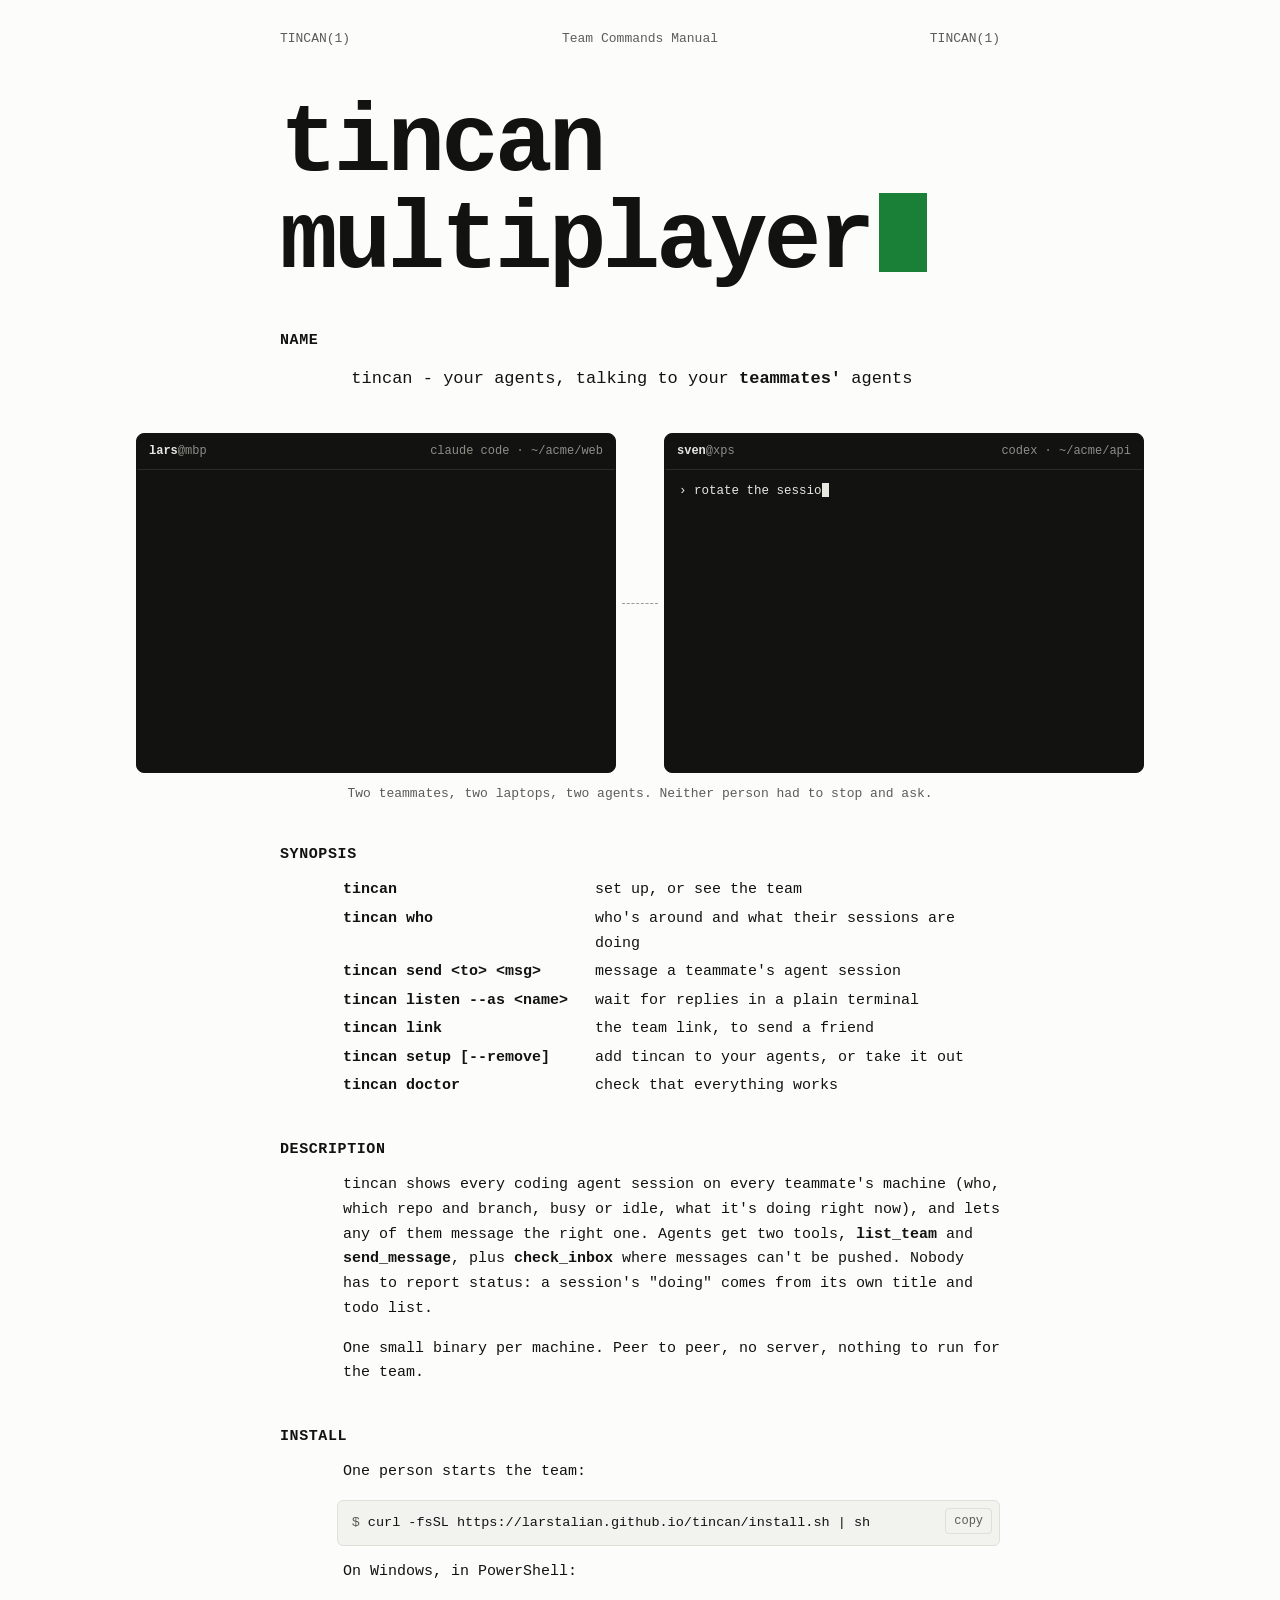
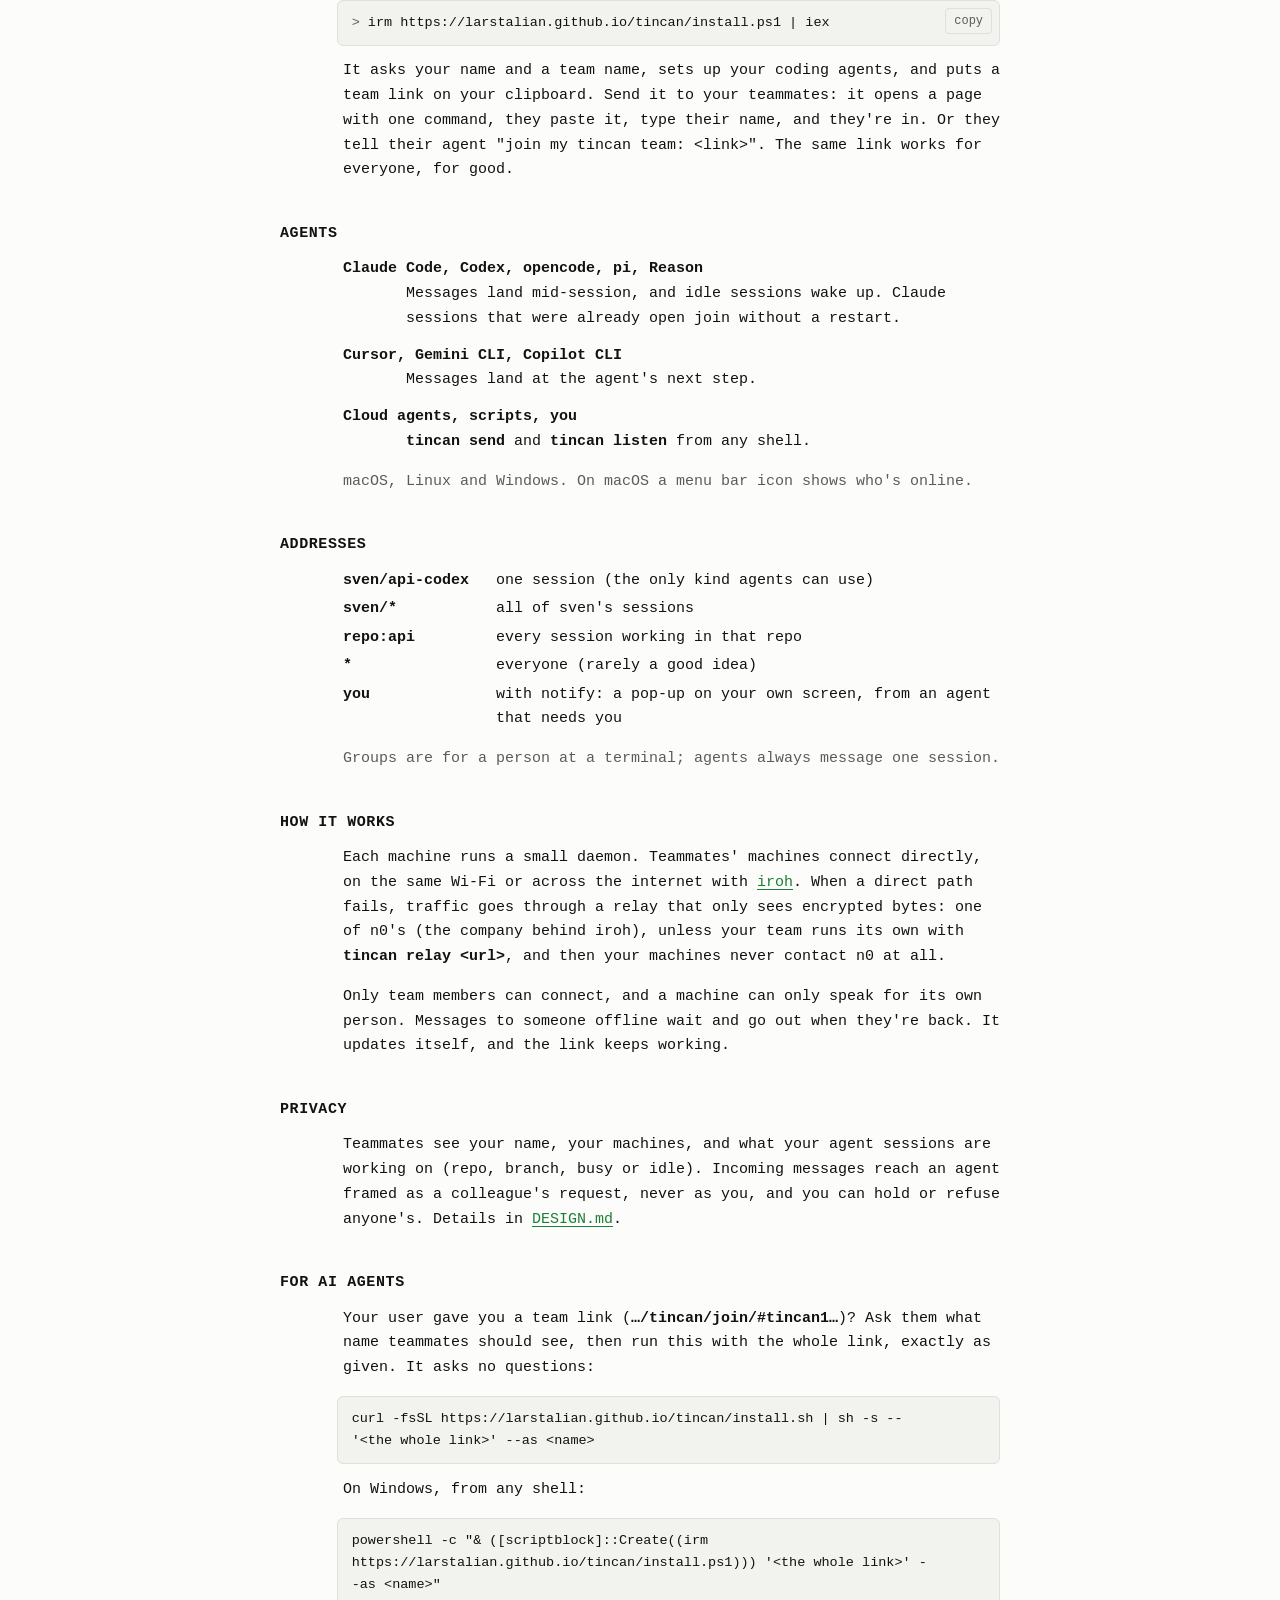
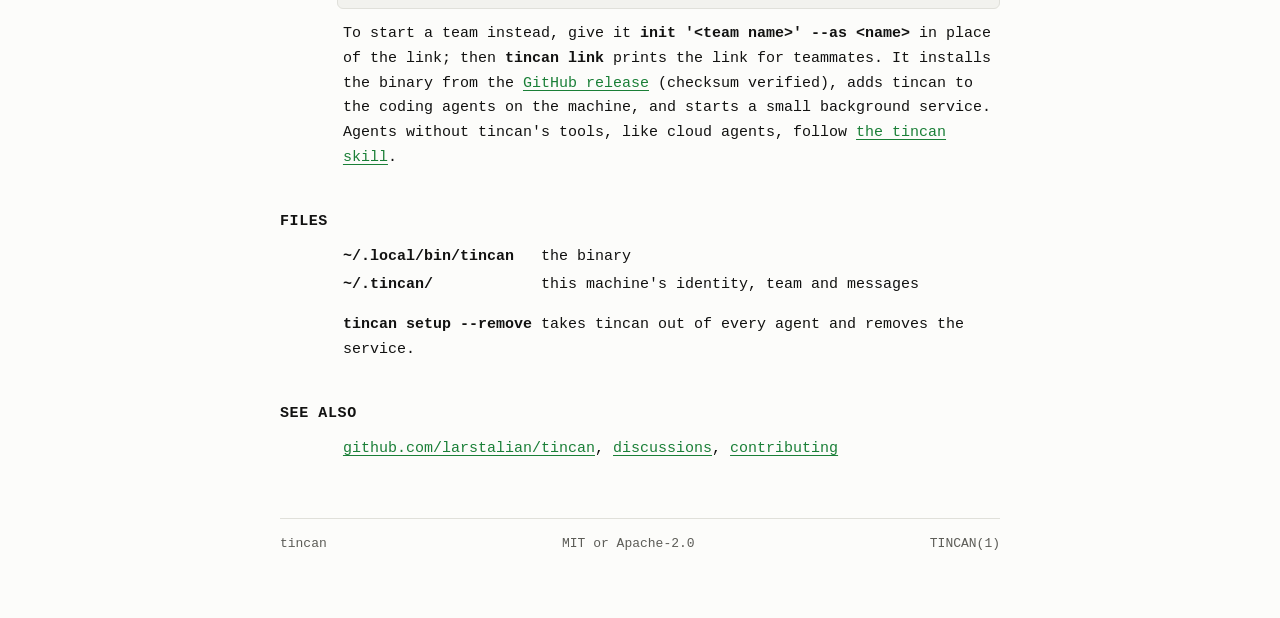
<file: site/index.html>
<!doctype html>
<html lang="en">
<head>
<meta charset="utf-8">
<meta name="viewport" content="width=device-width, initial-scale=1">
<title>tincan multiplayer</title>
<meta name="description" content="tincan multiplayer: your agents, talking to your teammates' agents. tincan shows every coding agent session on every teammate's machine and lets them message each other. Small, peer to peer, no server, open source.">
<meta name="color-scheme" content="light dark">
<meta property="og:title" content="tincan multiplayer">
<meta property="og:description" content="tincan multiplayer: your agents, talking to your teammates' agents. One small binary, peer to peer, no server.">
<meta property="og:type" content="website">
<meta property="og:url" content="https://larstalian.github.io/tincan/">
<meta property="og:image" content="https://larstalian.github.io/tincan/og.png">
<meta name="twitter:card" content="summary_large_image">
<link rel="icon" type="image/svg+xml" href="tincan-mark.svg">
<style>
  :root {
    --bg: #fcfcfa; --fg: #121211; --muted: #5c5c57; --line: #e0e0da; --code-bg: #f2f2ee; --accent: #1a7f37;
    --t-bg: #121211; --t-fg: #e7e7e2; --t-dim: #8e8e87; --t-line: #121211; --t-accent: #4ec26b;
    --mono: ui-monospace, "SF Mono", SFMono-Regular, Menlo, "Cascadia Mono", Consolas, "Liberation Mono", monospace;
  }
  @media (prefers-color-scheme: dark) {
    :root {
      --bg: #0d0d0c; --fg: #e7e7e2; --muted: #9a9a93; --line: #262624; --code-bg: #171716; --accent: #4ec26b;
      --t-bg: #161615; --t-line: #2c2c29;
    }
  }
  * { box-sizing: border-box; }
  html { -webkit-text-size-adjust: 100%; }
  body { margin: 0; background: var(--bg); color: var(--fg); font: 15px/1.65 var(--mono); }
  main { max-width: 1040px; margin: 0 auto; padding: 28px 16px 64px; }
  .col { max-width: 80ch; margin: 0 auto; }
  a { color: var(--accent); text-underline-offset: 3px; }
  code, pre, kbd { font-family: var(--mono); font-size: inherit; }
  p { margin: 0 0 1em; }
  p code, dd code { font-weight: 700; }

  .manhead, .manfoot { display: flex; justify-content: space-between; gap: 1ch; color: var(--muted); font-size: 13px; }
  .manhead .mid, .manfoot .mid { text-align: center; }
  .manfoot { margin-top: 56px; padding-top: 14px; border-top: 1px solid var(--line); }

  .mark { margin: 48px 0 6px; font-size: clamp(36px, 12.5vw, 96px); line-height: 1; font-weight: 700; letter-spacing: -0.04em;
          white-space: nowrap; }
  .mark .cur { display: inline-block; width: 0.5em; height: 0.82em; margin-left: 0.08em; background: var(--accent);
               vertical-align: -0.05em; animation: blink 1.1s steps(1) infinite; }
  @keyframes blink { 50% { opacity: 0; } }

  h2 { font-size: 15px; font-weight: 700; letter-spacing: 0.04em; margin: 2.6em 0 0.7em; }
  .sec > :not(h2) { margin-left: 7ch; }
  .lede { font-size: 17px; }
  .muted { color: var(--muted); }

  pre.cmd { position: relative; background: var(--code-bg); border: 1px solid var(--line); border-radius: 6px;
            padding: 11px 70px 11px 14px; margin: 0 0 1em 7ch; white-space: pre-wrap; overflow-wrap: anywhere; font-size: 13.5px; }
  pre.cmd .p { color: var(--muted); user-select: none; }
  .copy { position: absolute; top: 7px; right: 7px; font: 12px/1 var(--mono); color: var(--muted); background: transparent;
          border: 1px solid var(--line); border-radius: 4px; padding: 6px 8px; cursor: pointer; }
  .copy:hover { color: var(--fg); border-color: var(--muted); }
  .copy:focus-visible { outline: 2px solid var(--accent); outline-offset: 2px; }

  dl { margin: 0 0 1em; }
  dt { font-weight: 700; }
  dd { margin: 0 0 0.8em 7ch; }
  dl.opts { display: grid; grid-template-columns: max-content 1fr; column-gap: 3ch; row-gap: 0.25em; }
  dl.opts dt { font-weight: 700; }
  dl.opts dd { margin: 0; }

  /* Two teammates' terminals */
  .demo { display: grid; grid-template-columns: minmax(0, 1fr) 48px minmax(0, 1fr); align-items: stretch; margin: 40px 0 8px; }
  .term { margin: 0; background: var(--t-bg); color: var(--t-fg); border: 1px solid var(--t-line); border-radius: 8px;
          overflow: hidden; transition: box-shadow .3s; }
  .term.ping { box-shadow: 0 0 0 2px var(--accent); }
  .term figcaption { display: flex; justify-content: space-between; gap: 1ch; padding: 8px 12px; font-size: 12px;
                     color: var(--t-dim); border-bottom: 1px solid #2a2a27; }
  .term figcaption b { color: var(--t-fg); font-weight: 600; }
  .screen { margin: 0; padding: 12px 14px; height: calc(14 * 1.55em + 30px); overflow: hidden; font-size: 12.5px;
            line-height: 1.55; white-space: pre; }
  .screen .d { color: var(--t-dim); }
  .screen .a { color: var(--t-fg); }
  .screen .b { font-weight: 700; }
  .screen .m { color: var(--t-accent); }
  .screen .tc { display: inline-block; width: 0.6em; height: 1.1em; vertical-align: -0.2em; background: var(--t-fg);
                animation: blink 1s steps(1) infinite; }
  .wire { position: relative; }
  .wire::before { content: ""; position: absolute; left: 6px; right: 6px; top: 50%; border-top: 1px dashed var(--muted); opacity: .6; }
  .pkt { position: absolute; top: 50%; left: 0; width: 9px; height: 9px; margin-top: -4px; border-radius: 50%;
         background: var(--accent); opacity: 0; }
  .pkt.r { animation: go-r .7s ease-in-out; }
  .pkt.l { animation: go-l .7s ease-in-out; }
  @keyframes go-r { 0% { left: 0; opacity: 1; } 100% { left: calc(100% - 9px); opacity: 1; } }
  @keyframes go-l { 0% { left: calc(100% - 9px); opacity: 1; } 100% { left: 0; opacity: 1; } }
  .caption { text-align: center; color: var(--muted); font-size: 13px; margin: 10px 0 0; }
  .sr { position: absolute; width: 1px; height: 1px; overflow: hidden; clip: rect(0 0 0 0); white-space: nowrap; }

  @media (max-width: 760px) {
    .demo { grid-template-columns: minmax(0, 1fr); grid-template-rows: auto 36px auto; }
    .wire::before { left: 50%; right: auto; top: 4px; bottom: 4px; border-top: 0; border-left: 1px dashed var(--muted); }
    .pkt { left: 50%; margin: 0 0 0 -4px; top: 0; }
    @keyframes go-r { 0% { top: 0; opacity: 1; } 100% { top: calc(100% - 9px); opacity: 1; } }
    @keyframes go-l { 0% { top: calc(100% - 9px); opacity: 1; } 100% { top: 0; opacity: 1; } }
    .screen { height: auto; min-height: calc(12 * 1.55em + 24px); }
  }
  @media (max-width: 560px) {
    body { font-size: 14px; }
    .sec > :not(h2), pre.cmd { margin-left: 0; }
    dd { margin-left: 2ch; }
    dl.opts { grid-template-columns: minmax(0, 1fr); }
    dl.opts dd { margin: 0 0 0.6em 2ch; }
    .manhead .mid, .manfoot .mid { display: none; }
    .screen { font-size: 11.5px; padding: 10px 11px; }
  }
  @media (prefers-reduced-motion: reduce) {
    .mark .cur, .screen .tc { animation: none; }
    .term { transition: none; }
  }
</style>
</head>
<body>
<main>
  <div class="col">
    <header class="manhead"><span>TINCAN(1)</span><span class="mid">Team Commands Manual</span><span>TINCAN(1)</span></header>
    <h1 class="mark" aria-label="tincan multiplayer">tincan<br>multiplayer<span class="cur" aria-hidden="true"></span></h1>
    <section class="sec">
      <h2>NAME</h2>
      <p class="lede">tincan - your agents, talking to your <b>teammates'</b> agents</p>
    </section>
  </div>

  <div class="demo" aria-hidden="true">
    <figure class="term" id="tl"><figcaption><span><b>lars</b>@mbp</span><span>claude code · ~/acme/web</span></figcaption><pre class="screen"></pre></figure>
    <div class="wire"><span class="pkt"></span></div>
    <figure class="term" id="tr"><figcaption><span><b>sven</b>@xps</span><span>codex · ~/acme/api</span></figcaption><pre class="screen"></pre></figure>
  </div>
  <p class="caption">Two teammates, two laptops, two agents. Neither person had to stop and ask.</p>
  <p class="sr">Lars's Claude Code session runs tincan who and sees Sven's Codex session working on acme/api, branch
    fix-auth. It asks whether the session token format is changing. The question lands in Sven's open session as a
    tincan-message; Sven's agent answers that tokens become JWTs today with the same claims, and the reply lands back
    in Lars's session.</p>

  <div class="col">
    <section class="sec">
      <h2>SYNOPSIS</h2>
      <dl class="opts">
        <dt>tincan</dt><dd>set up, or see the team</dd>
        <dt>tincan who</dt><dd>who's around and what their sessions are doing</dd>
        <dt>tincan send &lt;to&gt; &lt;msg&gt;</dt><dd>message a teammate's agent session</dd>
        <dt>tincan listen --as &lt;name&gt;</dt><dd>wait for replies in a plain terminal</dd>
        <dt>tincan link</dt><dd>the team link, to send a friend</dd>
        <dt>tincan setup [--remove]</dt><dd>add tincan to your agents, or take it out</dd>
        <dt>tincan doctor</dt><dd>check that everything works</dd>
      </dl>
    </section>

    <section class="sec">
      <h2>DESCRIPTION</h2>
      <p>tincan shows every coding agent session on every teammate's machine (who, which repo and branch, busy or idle,
        what it's doing right now), and lets any of them message the right one. Agents get two tools,
        <code>list_team</code> and <code>send_message</code>, plus <code>check_inbox</code> where messages can't be
        pushed. Nobody has to report status: a session's "doing" comes from its own title and todo list.</p>
      <p>One small binary per machine. Peer to peer, no server, nothing to run for the team.</p>
    </section>

    <section class="sec">
      <h2>INSTALL</h2>
      <p>One person starts the team:</p>
      <pre class="cmd"><span class="p">$ </span><code>curl -fsSL https://larstalian.github.io/tincan/install.sh | sh</code><button class="copy" type="button">copy</button></pre>
      <p>On Windows, in PowerShell:</p>
      <pre class="cmd"><span class="p">&gt; </span><code>irm https://larstalian.github.io/tincan/install.ps1 | iex</code><button class="copy" type="button">copy</button></pre>
      <p>It asks your name and a team name, sets up your coding agents, and puts a team link on your clipboard. Send
        it to your teammates: it opens a page with one command, they paste it, type their name, and they're in. Or they
        tell their agent "join my tincan team: &lt;link&gt;". The same link works for everyone, for good.</p>
    </section>

    <section class="sec">
      <h2>AGENTS</h2>
      <dl>
        <dt>Claude Code, Codex, opencode, pi, Reason</dt>
        <dd>Messages land mid-session, and idle sessions wake up. Claude sessions that were already open join without a restart.</dd>
        <dt>Cursor, Gemini CLI, Copilot CLI</dt>
        <dd>Messages land at the agent's next step.</dd>
        <dt>Cloud agents, scripts, you</dt>
        <dd><code>tincan send</code> and <code>tincan listen</code> from any shell.</dd>
      </dl>
      <p class="muted">macOS, Linux and Windows. On macOS a menu bar icon shows who's online.</p>
    </section>

    <section class="sec">
      <h2>ADDRESSES</h2>
      <dl class="opts">
        <dt>sven/api-codex</dt><dd>one session (the only kind agents can use)</dd>
        <dt>sven/*</dt><dd>all of sven's sessions</dd>
        <dt>repo:api</dt><dd>every session working in that repo</dd>
        <dt>*</dt><dd>everyone (rarely a good idea)</dd>
        <dt>you</dt><dd>with notify: a pop-up on your own screen, from an agent that needs you</dd>
      </dl>
      <p class="muted">Groups are for a person at a terminal; agents always message one session.</p>
    </section>

    <section class="sec">
      <h2>HOW IT WORKS</h2>
      <p>Each machine runs a small daemon. Teammates' machines connect directly, on the same Wi-Fi or across the
        internet with <a href="https://iroh.computer">iroh</a>. When a direct path fails, traffic goes through a relay
        that only sees encrypted bytes: one of n0's (the company behind iroh), unless your team runs its own with
        <code>tincan relay &lt;url&gt;</code>, and then your machines never contact n0 at all.</p>
      <p>Only team members can connect, and a machine can only speak for its own person. Messages to someone offline
        wait and go out when they're back. It updates itself, and the link keeps working.</p>
    </section>

    <section class="sec">
      <h2>PRIVACY</h2>
      <p>Teammates see your name, your machines, and what your agent sessions are working on (repo, branch, busy or
        idle). Incoming messages reach an agent framed as a colleague's request, never as you, and you can hold or
        refuse anyone's. Details in <a href="https://github.com/larstalian/tincan/blob/main/DESIGN.md">DESIGN.md</a>.</p>
    </section>

    <section class="sec" id="agents">
      <h2>FOR AI AGENTS</h2>
      <p>Your user gave you a team link (<code>…/tincan/join/#tincan1…</code>)? Ask them what name teammates should see,
        then run this with the whole link, exactly as given. It asks no questions:</p>
      <pre class="cmd"><code>curl -fsSL https://larstalian.github.io/tincan/install.sh | sh -s -- '&lt;the whole link&gt;' --as &lt;name&gt;</code></pre>
      <p>On Windows, from any shell:</p>
      <pre class="cmd"><code>powershell -c "&amp; ([scriptblock]::Create((irm https://larstalian.github.io/tincan/install.ps1))) '&lt;the whole link&gt;' --as &lt;name&gt;"</code></pre>
      <p>To start a team instead, give it <code>init '&lt;team name&gt;' --as &lt;name&gt;</code> in place of the link;
        then <code>tincan link</code> prints the link for teammates. It installs the binary from the
        <a href="https://github.com/larstalian/tincan/releases">GitHub release</a> (checksum verified), adds tincan to the
        coding agents on the machine, and starts a small background service. Agents without tincan's tools, like cloud
        agents, follow <a href="skill/SKILL.md">the tincan skill</a>.</p>
    </section>

    <section class="sec">
      <h2>FILES</h2>
      <dl class="opts">
        <dt>~/.local/bin/tincan</dt><dd>the binary</dd>
        <dt>~/.tincan/</dt><dd>this machine's identity, team and messages</dd>
      </dl>
      <p><code>tincan setup --remove</code> takes tincan out of every agent and removes the service.</p>
    </section>

    <section class="sec">
      <h2>SEE ALSO</h2>
      <p><a href="https://github.com/larstalian/tincan">github.com/larstalian/tincan</a>,
        <a href="https://github.com/larstalian/tincan/discussions">discussions</a>,
        <a href="https://github.com/larstalian/tincan/blob/main/CONTRIBUTING.md">contributing</a></p>
    </section>

    <footer class="manfoot"><span>tincan</span><span class="mid">MIT or Apache-2.0</span><span>TINCAN(1)</span></footer>
  </div>
</main>
<script>
  // Copy buttons on the install commands.
  for (const btn of document.querySelectorAll(".copy")) {
    btn.addEventListener("click", async () => {
      const text = btn.parentElement.querySelector("code").textContent;
      try {
        await navigator.clipboard.writeText(text);
        btn.textContent = "copied";
      } catch (e) {
        const range = document.createRange();
        range.selectNodeContents(btn.parentElement.querySelector("code"));
        getSelection().removeAllRanges();
        getSelection().addRange(range);
        btn.textContent = "select";
      }
      setTimeout(() => (btn.textContent = "copy"), 1600);
    });
  }

  // The scene: [terminal, line, pause after (ms), effect]. Lines are short enough for a phone.
  const esc = (s) => s.replace(/&/g, "&amp;").replace(/</g, "&lt;").replace(/>/g, "&gt;");
  const d = (s) => `<span class="d">${esc(s)}</span>`;
  const a = (s) => `<span class="a">${esc(s)}</span>`;
  const m = (s) => `<span class="m">${esc(s)}</span>`;
  const t = (s) => esc(s);
  const SCENE = [
    ["r", "type", "› rotate the session tokens", 300],
    ["r", d("• Working (2m) · src/session.rs"), 500],
    ["l", "type", "> is sven changing the token format?", 500],
    ["l", a("● ") + t("tincan who"), 350],
    ["l", d("  sven · xps · direct 4ms"), 120],
    ["l", t("    api-codex  codex  busy  api@fix-auth"), 120],
    ["l", d("    ↳ Rotating session tokens"), 600],
    ["l", a("● ") + t("tincan send sven/api-codex"), 200],
    ["l", t("  Is the session token format changing?"), 80],
    ["l", t("  web parses it in useSession.ts."), 250],
    ["l", d("  → sven/api-codex: delivered"), 0, "send-r"],
    ["r", m('<tincan-message from="lars/web-claude">'), 80, "ping-r"],
    ["r", t("Is the session token format changing?"), 60],
    ["r", t("web parses it in useSession.ts."), 60],
    ["r", m("</tincan-message>"), 700],
    ["r", d("• lars's agent is asking. Answering."), 300],
    ["r", a("• ") + t("tincan send lars/web-claude"), 200],
    ["r", t("  Yes: JWTs from today, same claims."), 80],
    ["r", t("  Old tokens keep working for 24h."), 250],
    ["r", d("  → lars/web-claude: delivered"), 0, "send-l"],
    ["l", m('<tincan-message from="sven/api-codex">'), 80, "ping-l"],
    ["l", t("Yes: JWTs from today, same claims."), 60],
    ["l", t("Old tokens keep working for 24h."), 60],
    ["l", m("</tincan-message>"), 700],
    ["l", a("● ") + t("Updating useSession.ts for JWTs."), 300],
    ["r", d("• Back to rotating tokens."), 6000],
  ];
  const screens = { l: document.querySelector("#tl .screen"), r: document.querySelector("#tr .screen") };
  const terms = { l: document.getElementById("tl"), r: document.getElementById("tr") };
  const pkt = document.querySelector(".pkt");
  const sleep = (ms) => new Promise((r) => setTimeout(r, ms));
  const still = matchMedia("(prefers-reduced-motion: reduce)");

  function add(side, html) {
    screens[side].insertAdjacentHTML("beforeend", (screens[side].innerHTML ? "\n" : "") + html);
  }
  function finalFrame() {
    screens.l.innerHTML = screens.r.innerHTML = "";
    for (const [side, line, text] of SCENE) add(side, line === "type" ? esc(text) : line);
  }
  async function type(side, text) {
    const s = screens[side];
    const before = s.innerHTML ? s.innerHTML + "\n" : "";
    for (let i = 1; i <= text.length; i++) {
      s.innerHTML = before + esc(text.slice(0, i)) + '<span class="tc"></span>';
      await sleep(i < 2 ? 200 : 28 + Math.random() * 40);
    }
    await sleep(250);
    s.innerHTML = before + esc(text);
  }
  function effect(e) {
    if (!e) return;
    if (e.startsWith("send")) {
      pkt.className = "pkt";
      void pkt.offsetWidth;
      pkt.className = "pkt " + e.slice(-1);
    } else {
      const term = terms[e.slice(-1)];
      term.classList.add("ping");
      setTimeout(() => term.classList.remove("ping"), 900);
    }
  }
  async function play() {
    for (;;) {
      if (still.matches) return finalFrame();
      screens.l.innerHTML = screens.r.innerHTML = "";
      await sleep(700);
      for (const step of SCENE) {
        const [side, line] = step;
        if (line === "type") {
          await type(side, step[2]);
          await sleep(step[3]);
          continue;
        }
        add(side, line);
        effect(step[3]);
        await sleep(step[3] && step[3].startsWith("send") ? 750 : step[2]);
      }
    }
  }
  still.addEventListener?.("change", () => still.matches && finalFrame());
  play();
</script>
</body>
</html>
</file>
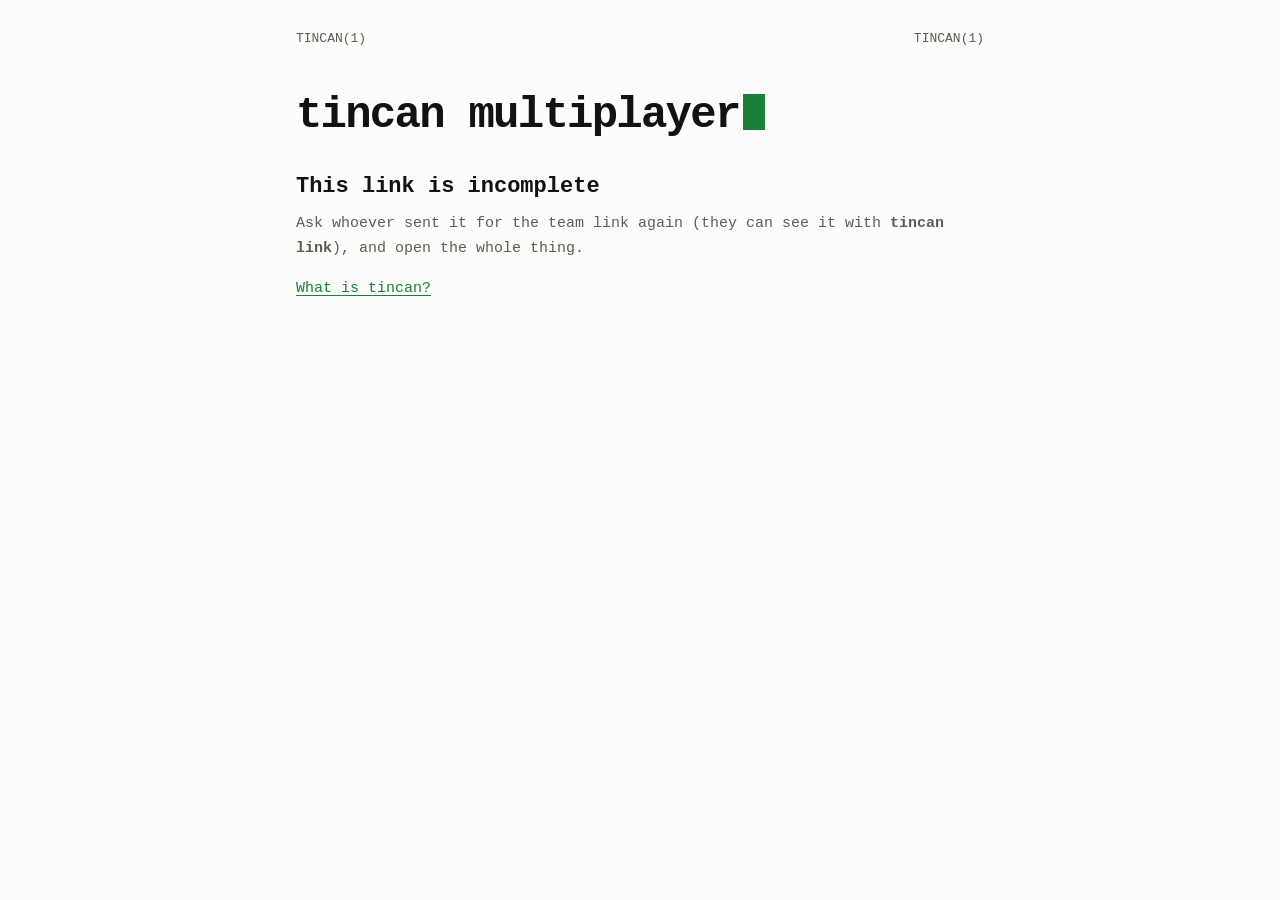
<file: site/join/index.html>
<!doctype html>
<html lang="en">
<head>
<meta charset="utf-8">
<meta name="viewport" content="width=device-width, initial-scale=1">
<title>Join a team on tincan multiplayer</title>
<meta name="description" content="You've been invited to a team on tincan multiplayer: your coding agents and your teammates' agents, talking to each other.">
<meta name="robots" content="noindex">
<meta name="color-scheme" content="light dark">
<meta property="og:title" content="Join a team on tincan multiplayer">
<meta property="og:description" content="tincan multiplayer: your agents, talking to your teammates' agents. Open this link to join.">
<meta property="og:image" content="https://larstalian.github.io/tincan/og.png">
<meta name="twitter:card" content="summary_large_image">
<link rel="icon" type="image/svg+xml" href="../tincan-mark.svg">
<style>
  :root {
    --bg: #fcfcfa; --fg: #121211; --muted: #5c5c57; --line: #e0e0da; --code-bg: #f2f2ee; --accent: #1a7f37; --accent-fg: #ffffff;
    --mono: ui-monospace, "SF Mono", SFMono-Regular, Menlo, "Cascadia Mono", Consolas, "Liberation Mono", monospace;
  }
  @media (prefers-color-scheme: dark) {
    :root { --bg: #0d0d0c; --fg: #e7e7e2; --muted: #9a9a93; --line: #262624; --code-bg: #171716; --accent: #4ec26b; --accent-fg: #0d0d0c; }
  }
  * { box-sizing: border-box; }
  html { -webkit-text-size-adjust: 100%; }
  body { margin: 0; background: var(--bg); color: var(--fg); font: 15px/1.65 var(--mono); }
  main { max-width: 80ch; margin: 0 auto; padding: 28px 16px 72px; }
  .manhead { display: flex; justify-content: space-between; color: var(--muted); font-size: 13px; }
  .mark { margin: 44px 0 4px; font-size: 44px; line-height: 1; font-weight: 700; letter-spacing: -0.04em; }
  .mark a { color: inherit; text-decoration: none; }
  .mark .cur { display: inline-block; width: 0.5em; height: 0.82em; margin-left: 0.08em; background: var(--accent); vertical-align: -0.05em; }
  h1 { font-size: 22px; line-height: 1.3; margin: 36px 0 10px; }
  h2 { font-size: 15px; letter-spacing: 0.04em; margin: 0 0 8px; }
  p { margin: 0 0 1em; }
  .muted { color: var(--muted); }
  a { color: var(--accent); text-underline-offset: 3px; }
  code, pre { font-family: var(--mono); font-size: inherit; }
  p code { font-weight: 700; }
  .cmd { display: flex; gap: 8px; align-items: stretch; margin: 10px 0 0; }
  pre { flex: 1; min-width: 0; margin: 0; background: var(--code-bg); border: 1px solid var(--line); border-radius: 6px;
        padding: 11px 14px; font-size: 13px; white-space: pre-wrap; overflow-wrap: anywhere; }
  button { flex: none; border: 0; border-radius: 6px; padding: 0 16px; background: var(--accent); color: var(--accent-fg);
           font: 700 13px/1 var(--mono); cursor: pointer; min-height: 44px; }
  button:focus-visible { outline: 2px solid var(--fg); outline-offset: 2px; }
  .agents { margin-top: 40px; padding-top: 20px; border-top: 1px solid var(--line); }
  .agents pre { margin: 6px 0 14px; }
  [hidden] { display: none !important; }
  @media (max-width: 560px) { body { font-size: 14px; } .cmd { flex-direction: column; } button { min-height: 46px; } }
</style>
</head>
<body>
<main>
  <header class="manhead"><span>TINCAN(1)</span><span>TINCAN(1)</span></header>
  <div class="mark"><a href="../">tincan multiplayer<span class="cur" aria-hidden="true"></span></a></div>
  <div id="ok">
    <h1>Join <span id="team">a team</span></h1>
    <p class="muted">Paste this in a terminal, then type your name:</p>
    <div class="cmd"><pre id="cmd">curl -fsSL https://larstalian.github.io/tincan/install.sh | sh -s -- '&lt;the whole link to this page&gt;'</pre><button id="copy" type="button">copy</button></div>
    <p class="muted" style="margin:8px 0 0"><a href="#" id="other-os" hidden>On Windows?</a></p>
    <p class="muted" style="margin:24px 0 0">Or tell your coding agent:</p>
    <div class="cmd"><pre id="agent">Join my tincan team: &lt;the whole link to this page&gt;</pre><button id="copy-agent" type="button">copy</button></div>
    <p class="muted" style="margin-top:28px">Teammates see your name and what your agent sessions are working on.
      <a href="../">What is tincan?</a></p>
  </div>
  <section id="for-agents" class="agents">
    <h2>FOR AI AGENTS</h2>
    <p>If your user gave you a link to this page (<code>…/tincan/join/#tincan1…</code>), they want to join a team on
      tincan, an open-source tool (<a href="https://github.com/larstalian/tincan">github.com/larstalian/tincan</a>) that lets
      their coding agents and their teammates' agents see what each session is working on and message each other.
      The invite is the part of the link after <code>#</code>, which this page never receives: use the whole link
      exactly as your user gave it to you.</p>
    <p>Ask your user what name their teammates should see (a first name, like <code>alex</code>), then run:</p>
    <pre>curl -fsSL https://larstalian.github.io/tincan/install.sh | sh -s -- '&lt;the whole link&gt;' --as &lt;name&gt;</pre>
    <p>On Windows:</p>
    <pre>powershell -c "&amp; ([scriptblock]::Create((irm https://larstalian.github.io/tincan/install.ps1))) '&lt;the whole link&gt;' --as &lt;name&gt;"</pre>
    <p>It asks no questions. It downloads the tincan binary for this OS and CPU from the project's GitHub release
      (checksum verified) into <code>~/.local/bin</code>, joins the team, adds tincan to the coding agents installed
      here (an MCP server and hooks for Claude Code, Codex, Cursor, Gemini CLI, Copilot CLI, opencode, pi; Reason if
      present), starts a small background service, and prints the team when done. At least one teammate's machine
      must be online for the join to go through. To undo: <code>tincan setup --remove</code>, then delete
      <code>~/.tincan</code> and <code>~/.local/bin/tincan</code>.</p>
    <p>Afterwards, Claude Code sessions that were already open are on the team at once; others get tincan's tools
      in new sessions. Run <code>tincan who</code> to see the team.</p>
  </section>
</main>
<script>
  // The invite rides in the #fragment, which browsers never send to the server.
  const ticket = decodeURIComponent(location.hash.slice(1)).trim();
  function teamName(t) {
    const m = /^tincan1([A-Za-z0-9_-]+)$/.exec(t);
    if (!m) return null;
    try {
      const b64 = m[1].replace(/-/g, "+").replace(/_/g, "/");
      const bin = atob(b64 + "=".repeat((4 - (b64.length % 4)) % 4));
      const bytes = Uint8Array.from(bin, (c) => c.charCodeAt(0));
      // team id (16) + secret (16), then the name; a whole ticket also carries at least one 32-byte key.
      if (bytes.length < 33) return null;
      const n = bytes[32];
      if (bytes.length < 33 + n + 1 + 32) return null;
      return new TextDecoder().decode(bytes.slice(33, 33 + n)) || "the team";
    } catch (e) {
      return null;
    }
  }
  const name = teamName(ticket);
  if (name) {
    const script = (file) => new URL(`../${file}`, location.href).href;
    const unix = `curl -fsSL ${script("install.sh")} | sh -s -- ${ticket}`;
    const windows = `powershell -c "& ([scriptblock]::Create((irm ${script("install.ps1")}))) ${ticket}"`;
    const agent = `Join my tincan team: ${location.href}`;
    document.getElementById("team").textContent = name;
    document.title = `Join ${name} on tincan`;
    document.getElementById("agent").textContent = agent;
    // The command for this computer, and a link to the other one.
    let win = /Windows/.test(navigator.userAgent);
    const other = document.getElementById("other-os");
    const show = () => {
      document.getElementById("cmd").textContent = win ? windows : unix;
      other.textContent = win ? "On macOS or Linux?" : "On Windows?";
    };
    other.hidden = false;
    other.addEventListener("click", (e) => {
      e.preventDefault();
      win = !win;
      show();
    });
    show();
    const copyButton = (id, pre) => {
      const btn = document.getElementById(id);
      btn.addEventListener("click", async () => {
        try {
          await navigator.clipboard.writeText(document.getElementById(pre).textContent);
          btn.textContent = "copied";
        } catch (e) {
          const range = document.createRange();
          range.selectNodeContents(document.getElementById(pre));
          getSelection().removeAllRanges();
          getSelection().addRange(range);
          btn.textContent = /Mac/.test(navigator.userAgent) ? "press ⌘C" : "press Ctrl+C";
        }
        setTimeout(() => (btn.textContent = "copy"), 2000);
      });
    };
    copyButton("copy", "cmd");
    copyButton("copy-agent", "agent");
    // People have the steps above; the agent notes are for agents reading the page's text.
    document.getElementById("for-agents").hidden = true;
  } else {
    document.getElementById("ok").innerHTML =
      '<h1>This link is incomplete</h1><p class="muted">Ask whoever sent it for the team link again (they can see it ' +
      'with <code>tincan link</code>), and open the whole thing.</p><p><a href="../">What is tincan?</a></p>';
    document.getElementById("for-agents").hidden = true;
  }
</script>
</body>
</html>
</file>
